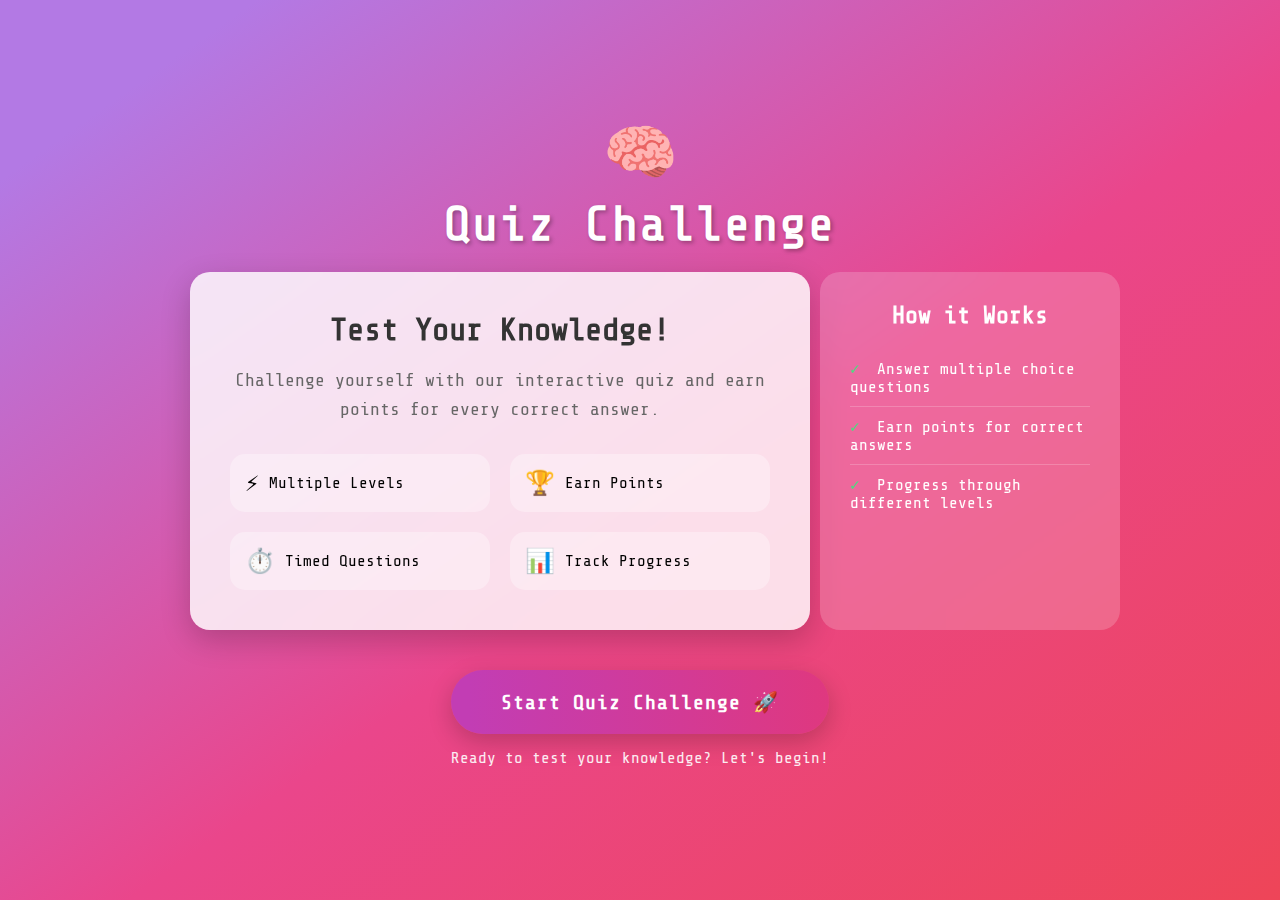
<file: index.html>
<!DOCTYPE html>
<html lang="en">

<head>
    <meta charset="UTF-8">
    <meta name="viewport" content="width=device-width, initial-scale=1.0">
    <title>Quiz Challenge - Test Your Knowledge</title>
    <link rel="stylesheet" href="homepage.css">
    <style>
        @import url('https://fonts.googleapis.com/css2?family=Share+Tech+Mono&display=swap');
    </style>
</head>

<body>
    <div id="homepage">
        <div class="hero-section">
            <!-- Logo Section -->
            <div class="logo">
                <div class="quiz-icon">🧠</div>
                <h1>Quiz Challenge</h1>
            </div>

            <div id="parent">
                <!-- Welcome Card -->
                <div class="welcome-card">
                    <h2>Test Your Knowledge!</h2>
                    <p>Challenge yourself with our interactive quiz and earn points for every correct answer.</p>

                    <!-- Features Grid -->
                    <div class="features">
                        <div class="feature">
                            <span class="feature-icon">⚡</span>
                            <span>Multiple Levels</span>
                        </div>
                        <div class="feature">
                            <span class="feature-icon">🏆</span>
                            <span>Earn Points</span>
                        </div>
                        <div class="feature">
                            <span class="feature-icon">⏱️</span>
                            <span>Timed Questions</span>
                        </div>
                        <div class="feature">
                            <span class="feature-icon">📊</span>
                            <span>Track Progress</span>
                        </div>
                    </div>
                </div>

                <!-- Info Cards -->
                <div class="quiz-info">
                    <div class="info-card">
                        <h3>How it Works</h3>
                        <ul>
                            <li>Answer multiple choice questions</li>
                            <li>Earn points for correct answers</li>
                            <li>Progress through different levels</li>
                        </ul>
                    </div>
                </div>
            </div>

            <!-- Start Button Section -->
            <div class="start-section">
                <button id="start-quiz" onclick="window.location.href='quiz.html'">
                    Start Quiz Challenge 🚀
                </button>
                <p class="start-note">Ready to test your knowledge? Let's begin!</p>
            </div>
        </div>
    </div>
</body>

</html>
</file>
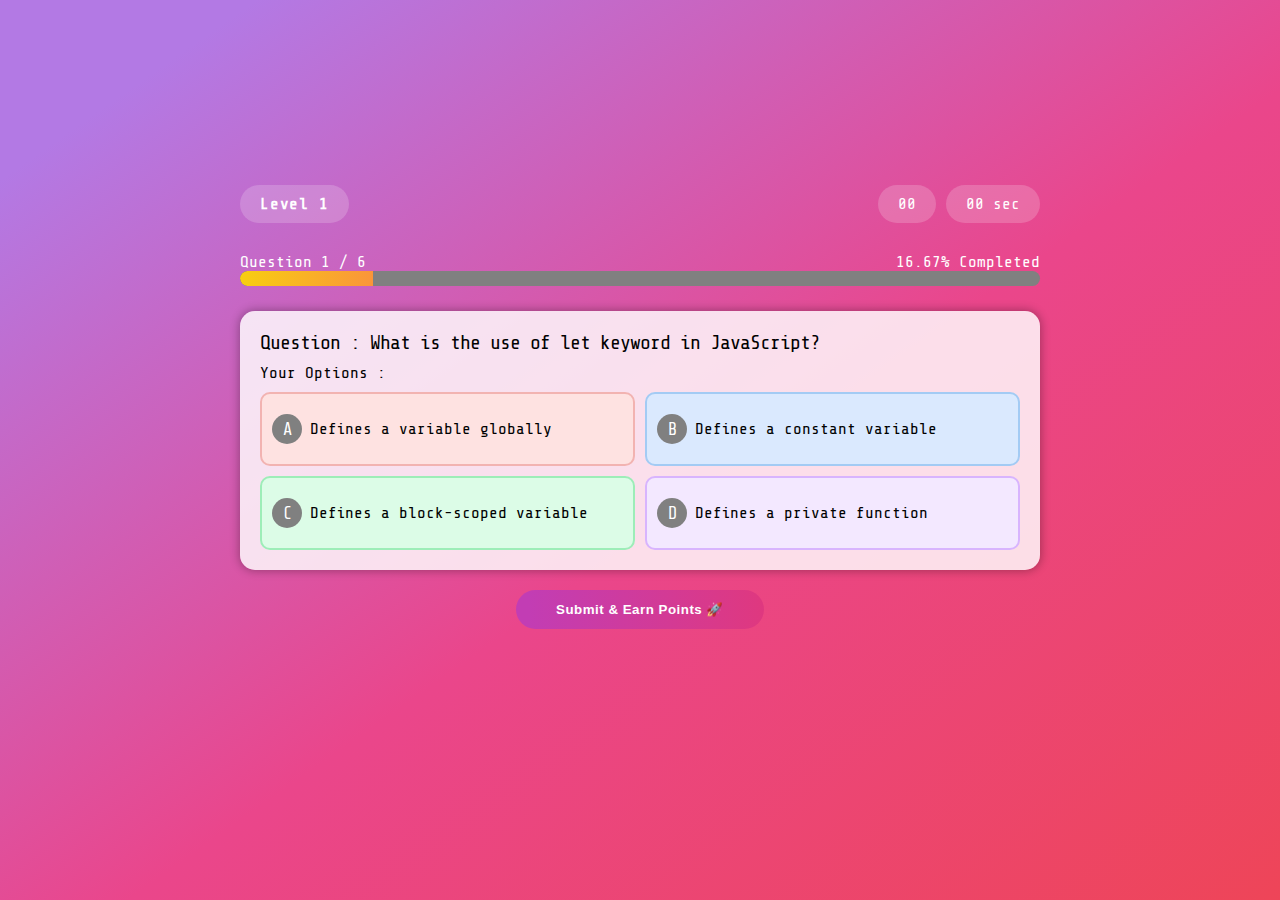
<file: quiz.html>
<!DOCTYPE html>
<html lang="en">

<head>
    <meta charset="UTF-8">
    <meta name="viewport" content="width=device-width, initial-scale=1.0">
    <title>Quiz Application</title>
    <link rel="stylesheet" href="style.css">
    <script src="script.js" defer ></script>
    <style>
        @import url('https://fonts.googleapis.com/css2?family=Share+Tech+Mono&display=swap');
    </style>
</head>

<body>
    <div id="main">
        <div class="one">
            <div id="Level" class="one_child">Level <span id="curr_level">1</span> </div>
            <div id="pParent">
                <div class="one_child" id="points">00</div>
                <div class="one_child countdown">00 sec</div>
            </div>
        </div>

        <div class="two">
            <div id="ques_no">Question <span id="q_no"></span> / <span id="total_ques"></span> </div>
            <div id="percentage"> <span id="percent_js"></span>% Completed</div>
        </div>

        <div class="progress">
            <div id="progress_bg">
                <div id="progress_color">
                </div>
            </div>
        </div>

        <div id="quiz">
            <div id="ques">Question : <span id="act_ques"></span></div>
            <div>Your Options : </div>
            <div class="main_options">
                <div class="container op1" data-value="0"> <span class="circle">A</span> <span class="optwidth" id="act_opt1"> </span></div>
                <div class="container op2" data-value="1"> <span class="circle">B</span> <span class="optwidth" id="act_opt2"> </span></div>
                <div class="container op3" data-value="2"> <span class="circle">C</span> <span class="optwidth" id="act_opt3"> </span></div>
                <div class="container op4" data-value="3"> <span class="circle">D</span> <span class="optwidth" id="act_opt4"> </span></div>
            </div>
        </div>

        <div class="button">
            <button id="submit">Submit & Earn Points 🚀</button>
        </div>
    </div>
</body>

</html>
</file>
<file: homepage.css>
/* ---- Main Body ---- */
body {
    display: flex;
    justify-content: center;
    align-items: center;
    min-height: 100vh;
    width: 100vw;
    margin: 0px;
    padding: 0px;
    background: linear-gradient(to right bottom, #b379e4 10%, #ea468b, #ee4558);
    font-family: "Share Tech Mono", monospace;
    letter-spacing: 0px;
    box-sizing: border-box;
}

/* ---- Main Container ---- */
#homepage {
    max-width: 900px;
    width: 100%;
    padding: 0px;
}

#parent {
    display: flex;
    justify-content: space-between;
}

/* ---- Hero Section ---- */
.hero-section {
    display: flex;
    flex-direction: column;
    align-items: center;
    gap: 20px;
}

/* ---- Logo ---- */
.logo {
    text-align: center;
    color: #fff;
}

.quiz-icon {
    font-size: 60px;
    margin-bottom: 10px;
    animation: pulse 2s infinite;
}

.logo h1 {
    font-size: 48px;
    margin: 0;
    font-weight: 900;
    letter-spacing: 2px;
    text-shadow: 2px 2px 4px rgba(0, 0, 0, 0.3);
}

/* ---- Welcome Card ---- */
.welcome-card {
    background: #ffffffd2;
    border-radius: 20px;
    padding: 40px;
    text-align: center;
    box-shadow: 0px 10px 30px rgba(0, 0, 0, 0.2);
    backdrop-filter: blur(10px);
    width: 60%;
    max-width: 600px;
}

.welcome-card h2 {
    font-size: 32px;
    margin: 0 0 15px 0;
    color: #333;
    font-weight: 700;
}

.welcome-card p {
    font-size: 18px;
    color: #666;
    margin-bottom: 30px;
    line-height: 1.6;
}

/* ---- Features ---- */
.features {
    display: grid;
    grid-template-columns: repeat(2, 1fr);
    gap: 20px;
    margin-top: 30px;
}

.feature {
    display: flex;
    align-items: center;
    gap: 10px;
    padding: 15px;
    background: #ffffff50;
    border-radius: 15px;
    font-weight: 500;
    transition: transform 0.3s ease;
}

.feature:hover {
    transform: translateY(-2px);
}

.feature-icon {
    font-size: 24px;
}

/* ---- Quiz Info ---- */
.quiz-info {
    display: grid;
    grid-template-columns: repeat(auto-fit, minmax(300px, 1fr));
    gap: 20px;
    width: 30%;
    max-width: 700px;
}

.info-card, .stats-card {
    background: #ffffff30;
    border-radius: 20px;
    padding: 30px;
    color: #fff;
    backdrop-filter: blur(10px);
}

.info-card h3, .stats-card h3 {
    font-size: 24px;
    margin: 0 0 20px 0;
    font-weight: 700;
    text-align: center;
}

.info-card ul {
    list-style: none;
    padding: 0;
    margin: 0;
}

.info-card li {
    padding: 10px 0;
    border-bottom: 1px solid rgba(255, 255, 255, 0.2);
    font-size: 16px;
}

.info-card li:last-child {
    border-bottom: none;
}

.info-card li:before {
    content: "✓ ";
    color: #4ade80;
    font-weight: bold;
    margin-right: 8px;
}

/* ---- Stats ---- */
.stat {
    display: flex;
    flex-direction: column;
    align-items: center;
    margin-bottom: 20px;
}

.stat-number {
    font-size: 36px;
    font-weight: 900;
    color: #fbbf24;
    text-shadow: 2px 2px 4px rgba(0, 0, 0, 0.3);
}

.stat-label {
    font-size: 14px;
    color: #e5e7eb;
    margin-top: 5px;
}

/* ---- Start Section ---- */
.start-section {
    text-align: center;
    margin-top: 20px;
}

#start-quiz {
    border: none;
    border-radius: 50px;
    padding: 20px 50px;
    font-size: 20px;
    font-weight: 700;
    background: linear-gradient(to right, #c23db4 5%, #df387f);
    color: #fff;
    cursor: pointer;
    transition: all 0.3s ease;
    font-family: "Share Tech Mono", monospace;
    letter-spacing: 1px;
    box-shadow: 0px 8px 25px rgba(0, 0, 0, 0.2);
}

#start-quiz:hover {
    transform: translateY(-3px);
    box-shadow: 0px 12px 35px rgba(0, 0, 0, 0.3);
    background: linear-gradient(to right, #d946ef, #ec4899);
}

#start-quiz:active {
    transform: translateY(-1px);
}

.start-note {
    color: #fff;
    margin-top: 15px;
    font-size: 16px;
    opacity: 0.9;
}

/* ---- Animations ---- */
@keyframes pulse {
    0%, 100% {
        transform: scale(1);
    }
    50% {
        transform: scale(1.1);
    }
}

/* ---- Responsive Design ---- */
@media (max-width: 768px) {
    #homepage {
        padding: 20px;
    }
    
    .logo h1 {
        font-size: 36px;
    }
    
    .quiz-icon {
        font-size: 48px;
    }
    
    .welcome-card {
        padding: 30px 20px;
    }
    
    .welcome-card h2 {
        font-size: 28px;
    }
    
    .features {
        grid-template-columns: 1fr;
    }
    
    .quiz-info {
        grid-template-columns: 1fr;
    }
    
    #start-quiz {
        padding: 18px 40px;
        font-size: 18px;
    }
}

@media (max-width: 480px) {
    .logo h1 {
        font-size: 28px;
    }
    
    .welcome-card h2 {
        font-size: 24px;
    }
    
    .welcome-card p {
        font-size: 16px;
    }
    
    #start-quiz {
        padding: 15px 30px;
        font-size: 16px;
    }
}
</file>
<file: style.css>
/* ---- main body ---- */
body {
    display: flex;
    justify-content: center;
    align-items: center;
    height: 100vh;
    width: 100vw;
    margin: 0px;
    padding: 0px;
    background: linear-gradient(to right bottom, #b379e4 10%, #ea468b, #ee4558);
    font-family: "Share Tech Mono", monospace;
    letter-spacing: 0px;
}


/* --- main Parent div --- */
#main {
    /* border: 1px solid black; */
    height: 530px;
    width: 800px;
    padding: 30px;
}


/* --- Level --- */
.one {
    display: flex;
    flex-direction: row;
    width: 100%;
    justify-content: space-between;
    margin-bottom: 30px;
    color: #fff;
}


/* --- Levels --- */
.one_child {
    /* border: 1px solid black; */
    /* backdrop-filter: blur(10px); */
    background: #ffffff30;
    padding: 10px 20px;
    border-radius: 20px;
}

#Level {
    font-weight: 900;
    letter-spacing: 0.8px;
}

#points {
    margin-right: 10px;
}

#pParent {
    display: flex;
}


/* --- Ques no & Percentage--- */
.two {
    display: flex;
    flex-direction: row;
    width: 100%;
    justify-content: space-between;
    color: #fff;
}


/* --- Progress Bar --- */
/* .progress { */
    /* margin-top: 10px; */
    /* border: 1px solid black; */
    /* display: flex;
    justify-content: center;
    height: 7px;
    margin-bottom: 25px;
} */

#progress_bg {
    width: 100%;
    height: 15px;
    background-color: gray;
    border-radius: 9px;
    overflow: hidden;
    margin-bottom: 25px;
}

#progress_color {
    width: 100%;
    height: 15px;
    background: linear-gradient(to right, #f8cd12 2%, #fa953a);
    border-radius: 9px 0px 0px 9px;
}

/* #progress_bar {
    width: 100%;
    height: 20px;
    margin: 0px 0px 20px 0px;
    opacity: 1.7;
    outline: none;
    overflow: hidden;
    appearance: none;
}

progress::-webkit-progress-value {
  background: linear-gradient(to right, #f8cd12 5%, #fa953a);
  border-radius: 10px 0 0 10px;
} */

/* --- Quiz --- */
#quiz {
    /* border: 1px solid black; */
    border-radius: 15px;
    padding: 20px;
    margin-top: 10px;
    background-color: #fff;
    box-shadow: 0px 0px 10px 1px rgba(0, 0, 0, 0.3);
    background: #ffffffd2;
}


/* --- Questions --- */
#ques {
    font-weight: 500;
    /* border: 1px solid black; */
    width: 100%;
    height: auto;
    margin-bottom: 10px;
    font-size: 20px;
    letter-spacing: -1px;
}


/* --- Options --- */
.main_options {
    margin-top: 10px;
    display: grid;
    grid-template-columns: calc(50% - 5px) calc(50% - 5px);
    row-gap: 10px;
    column-gap: 10px;
    height: auto;
}

.container {
    height: auto;
    min-height: 30px;
    align-items: center;
    display: flex;
    flex-direction: row;
    padding: 20px 10px;
    border-radius: 10px;
    overflow: hidden;
}


.op1 {
    border: 2px solid #f2b3b1;
    background-color: #fee2e1;
    transition: all 0.3s;
}

.op2 {
    border: 2px solid #a3cbf4;
    background-color: #dae9fe;
    transition: all 0.3s;
}

.op3 {
    border: 2px solid #9dedb8;
    background-color: #dcfce7;
    transition: all 0.3s;
}

.op4 {
    border: 2px solid #d8b4fe;
    background-color: #f3e8ff;
    transition: all 0.3s;
}

.op1:hover,
.op2:hover,
.op3:hover,
.op4:hover {
    box-shadow: 0px 0px 3px 1px rgba(0, 0, 0, 0.1);
    transform: scale(1.03);
}

.selected {
    border: 2px solid #a855f7;
}

.selected .circle {
    background: #a855f7;
}

/* --- ABCD Options --- */
.circle {
    display: block;
    height: 30px;
    width: 30px;
    border-radius: 15px;
    background-color: gray;
    color: white;
    display: flex;
    justify-content: center;
    align-items: center;
    margin-right: 8px;
    font-size: 17px;
}

.optwidth {
    width: calc(100% - 40px);
}

/* --- Submit Button --- */
.button {
    /* border: 1px solid black; */
    display: flex;
    justify-content: center;
    align-items: center;
    margin-top: 20px;
}

#submit {
    /* border: 1px solid black; */
    border: none;
    border-radius: 75px;
    height: auto;
    width: auto;
    padding: 12px 40px;
    margin-top: 10px 0px;  /* 15px */
    background: linear-gradient(to right, #c23db4 5%, #df387f);
    color: #fff;
    font-weight: 550;
    letter-spacing: 0.5px;
}
</file>
